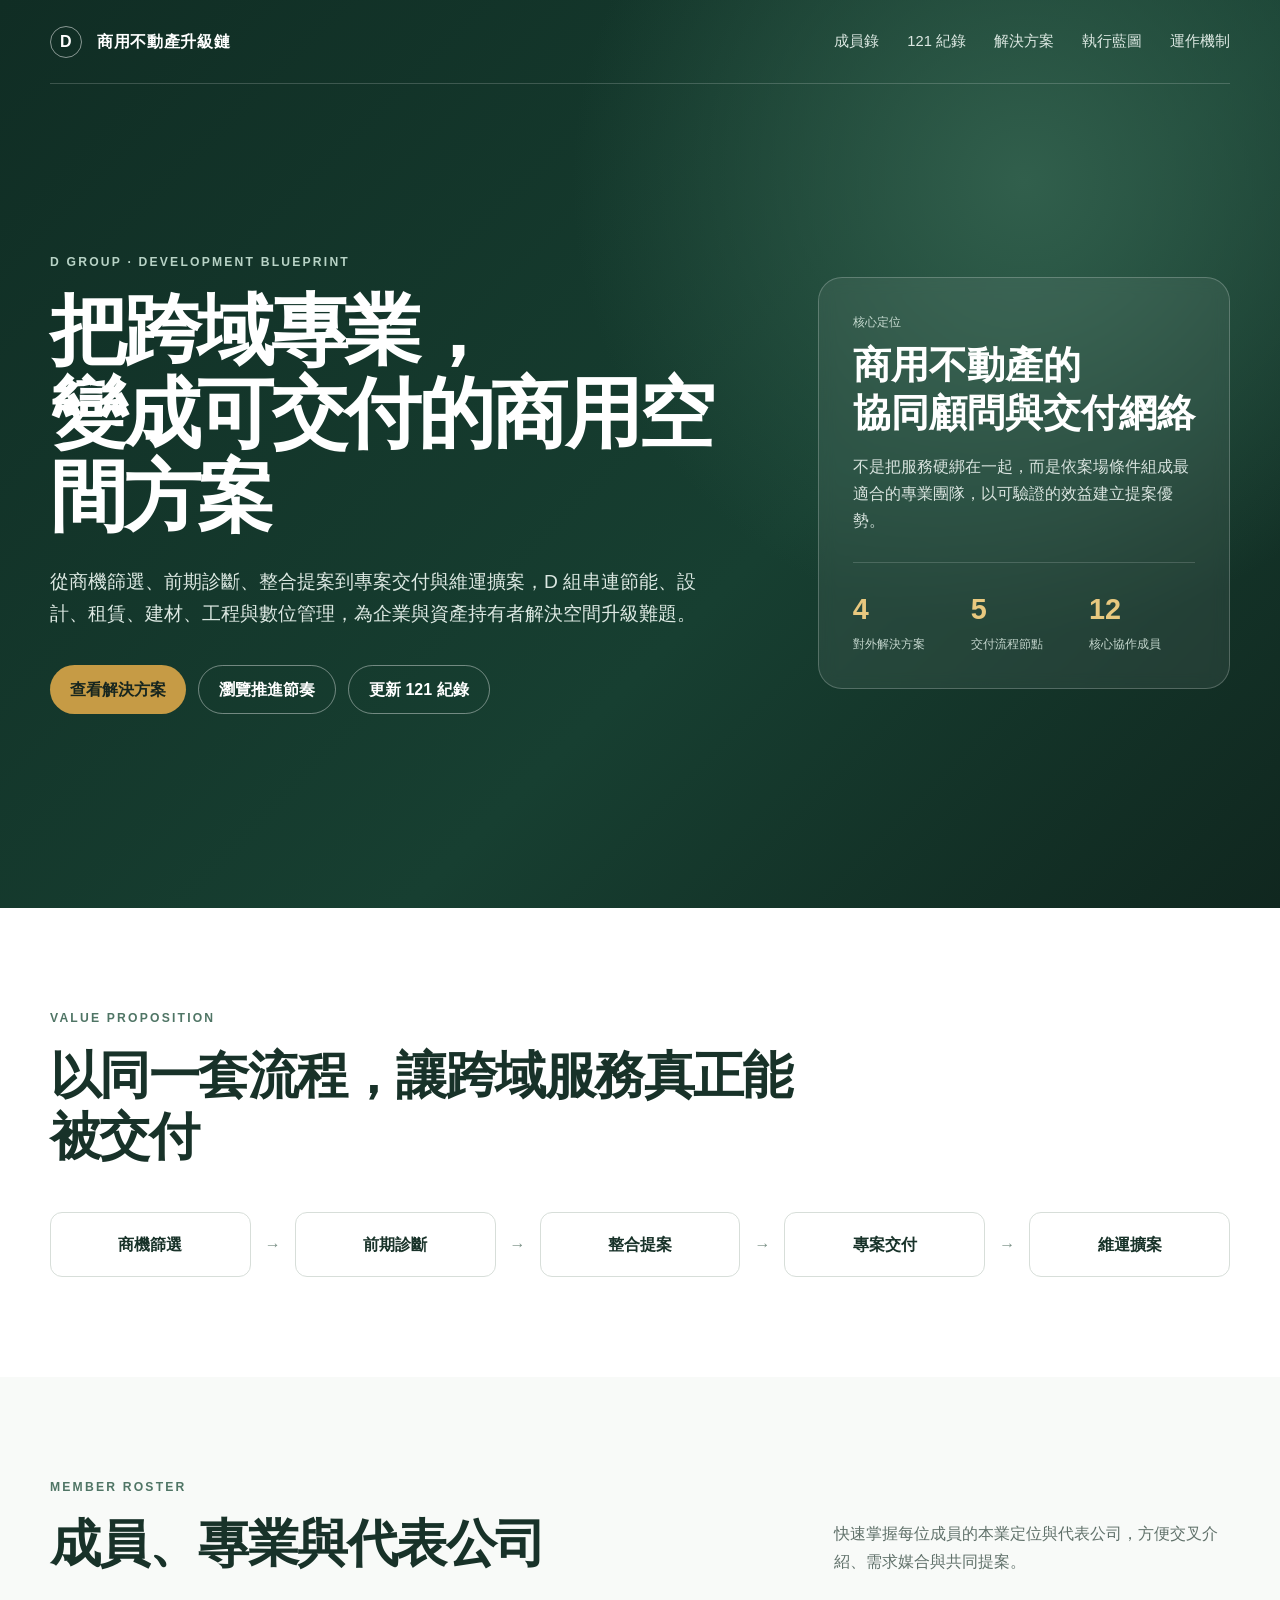
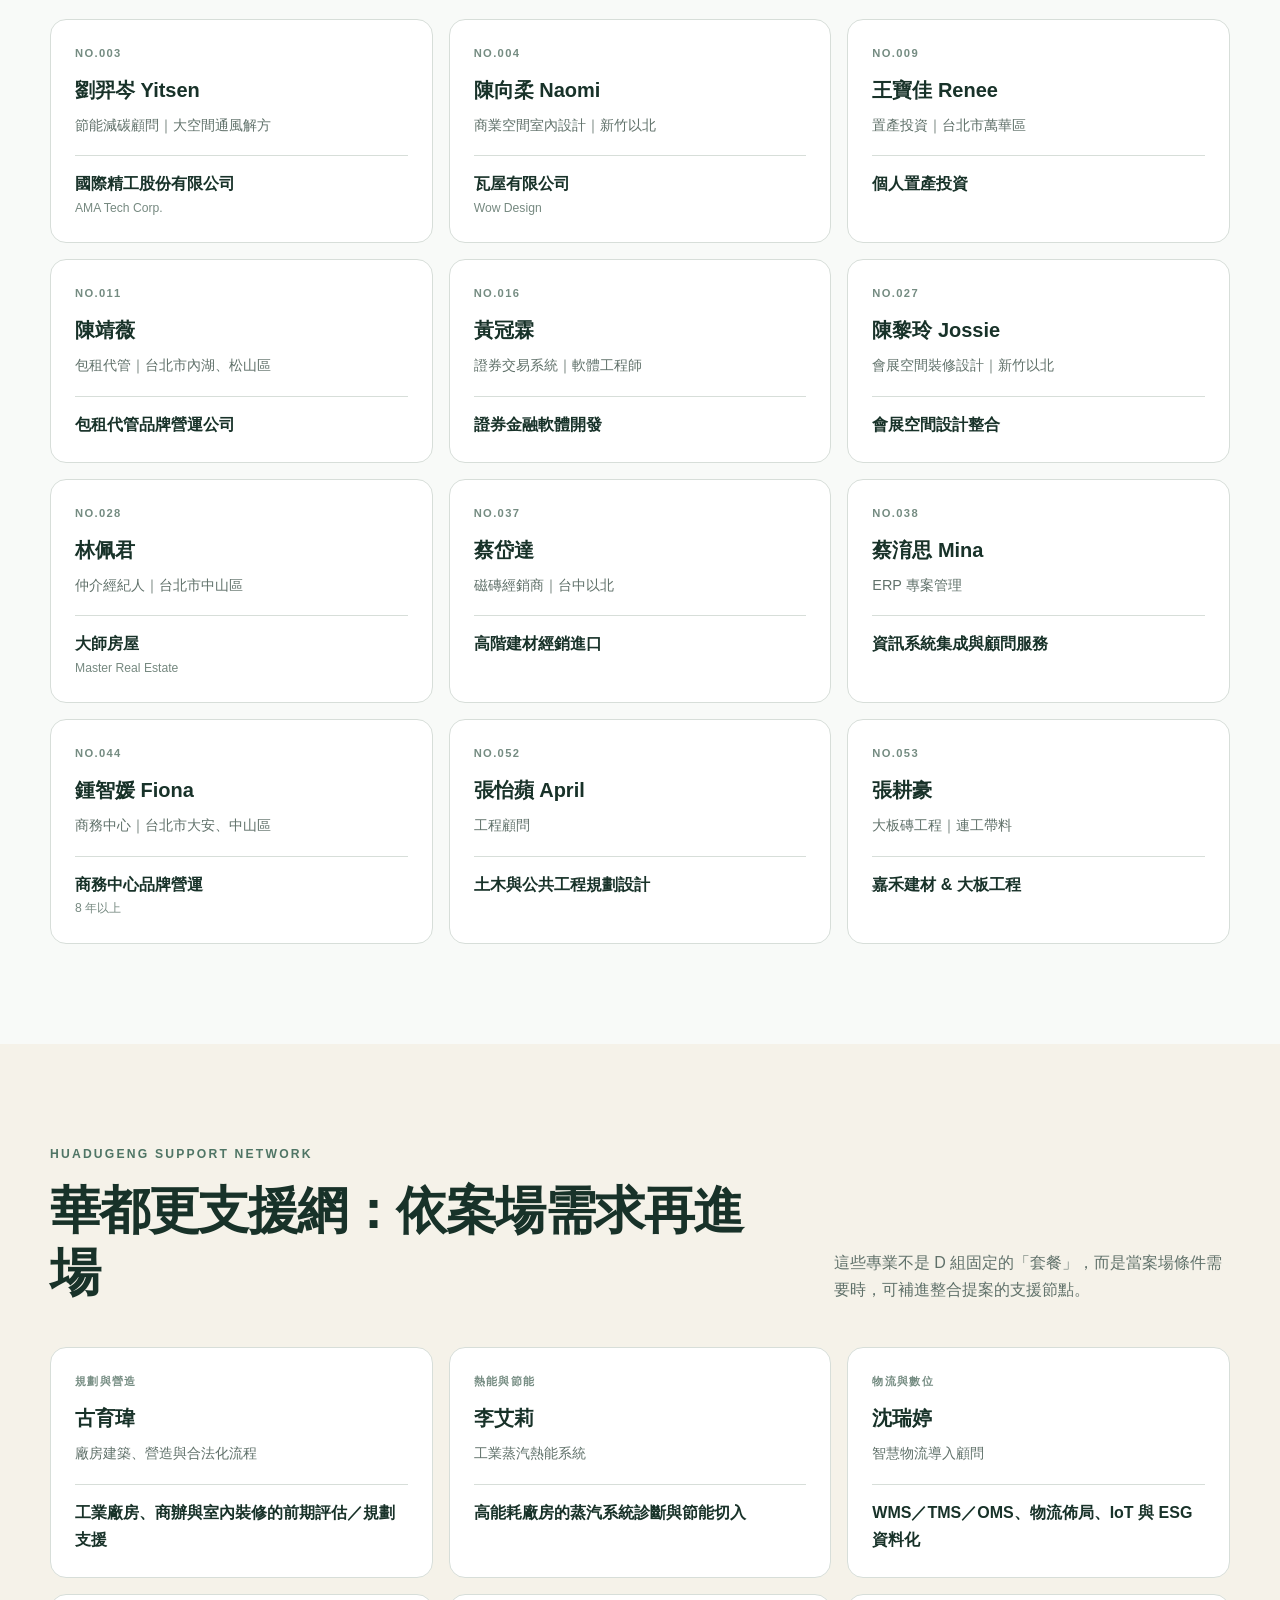
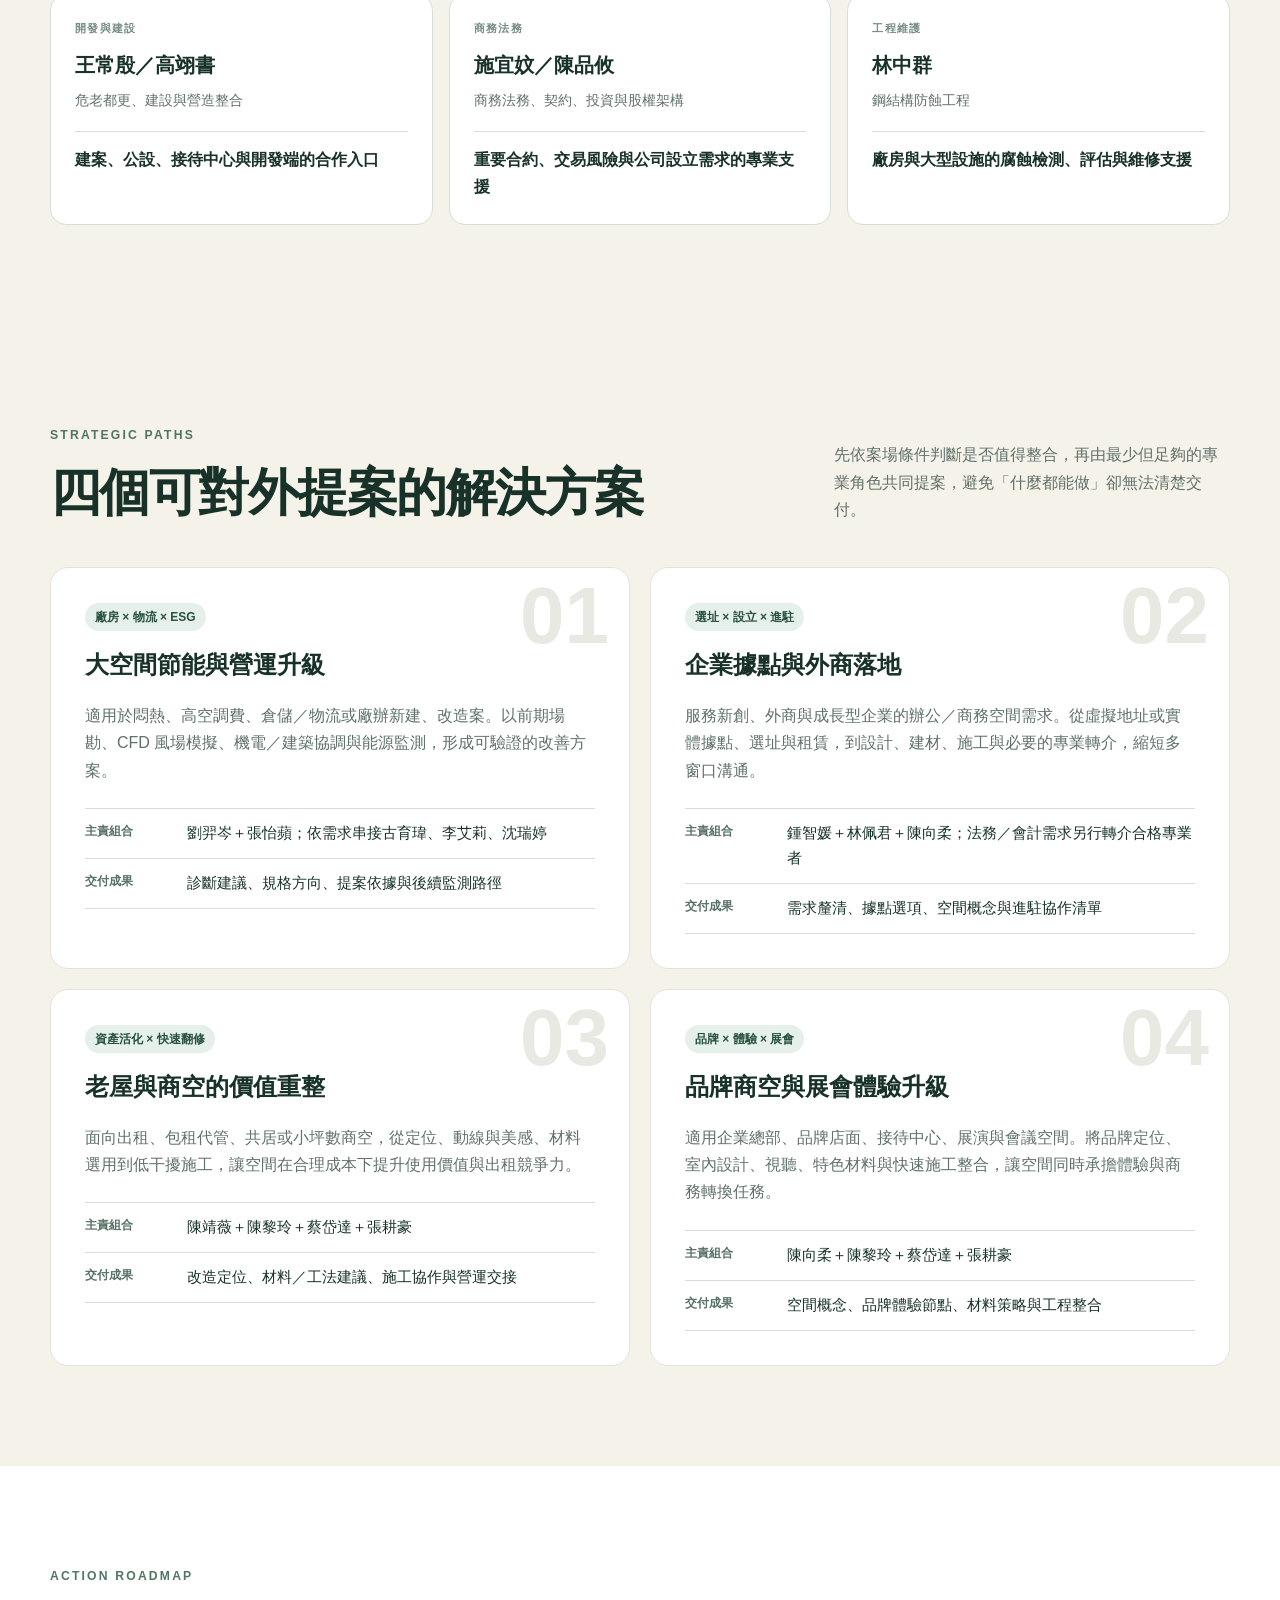
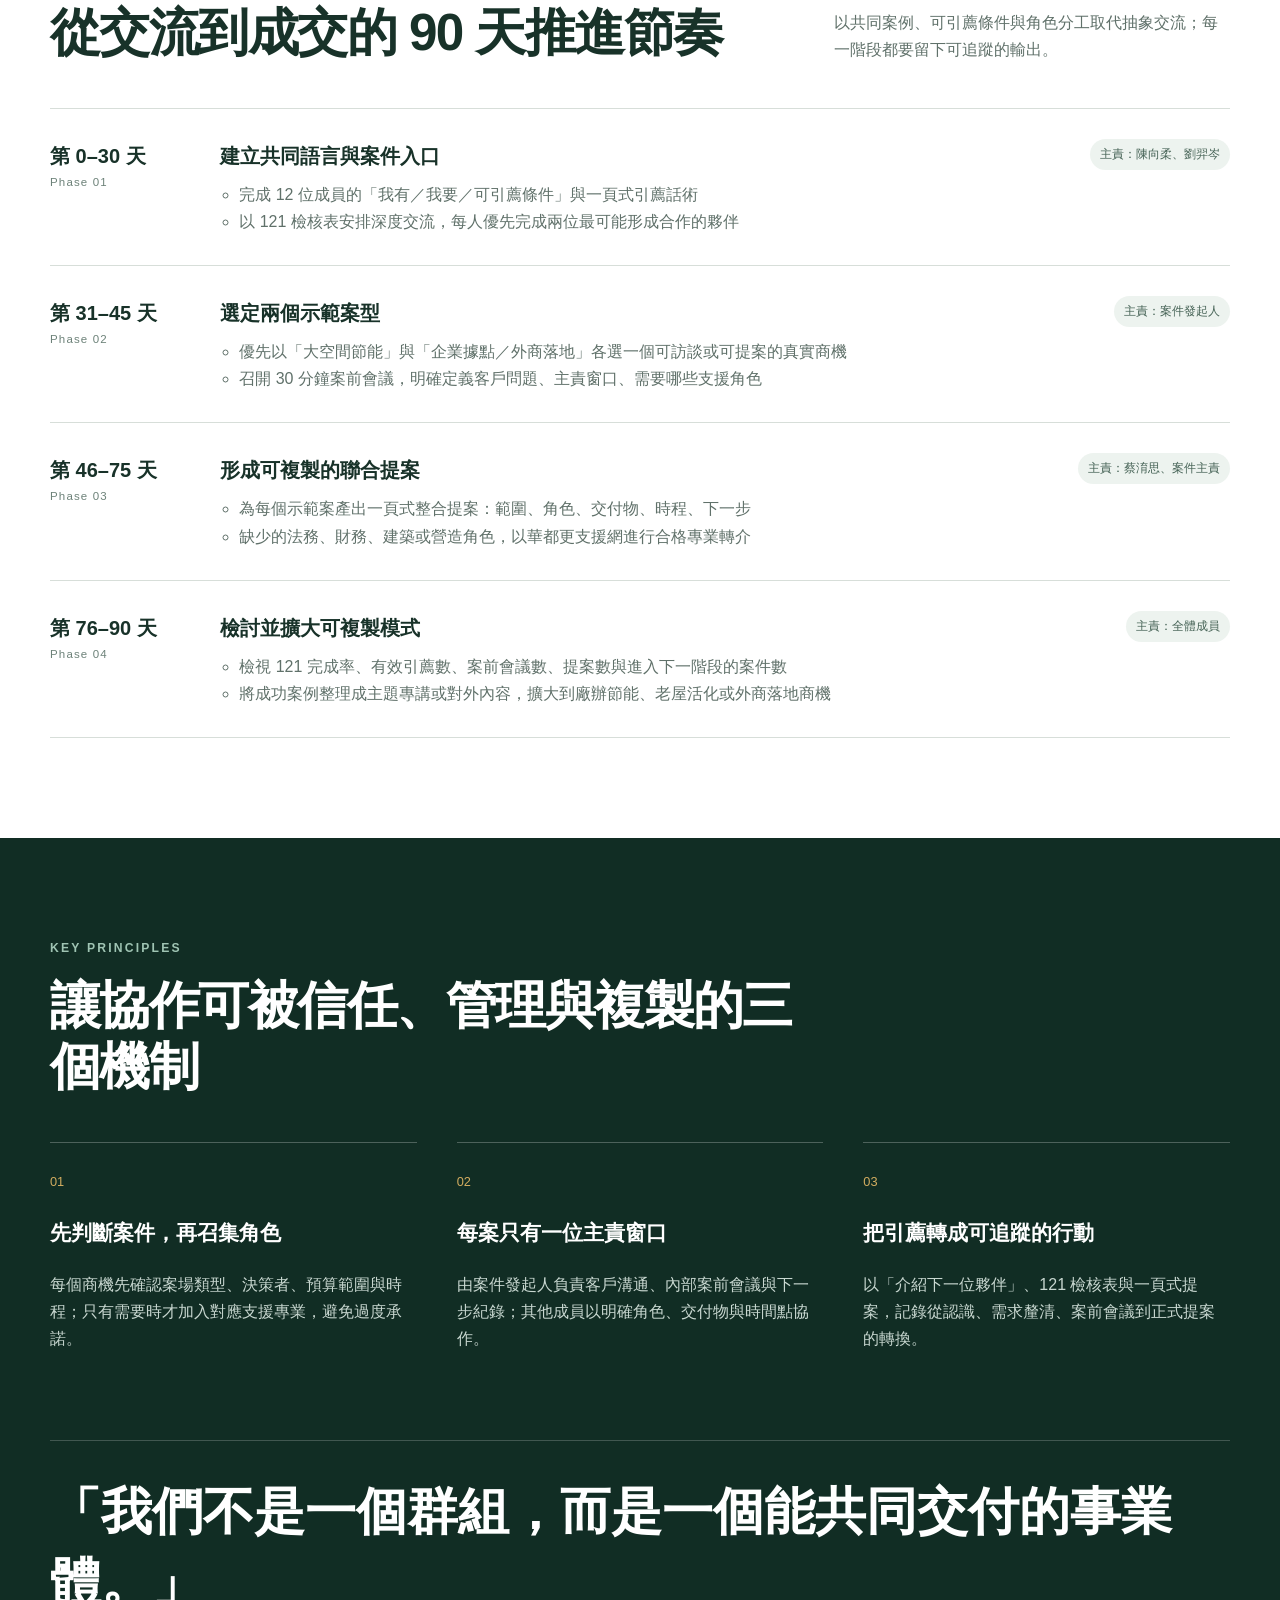
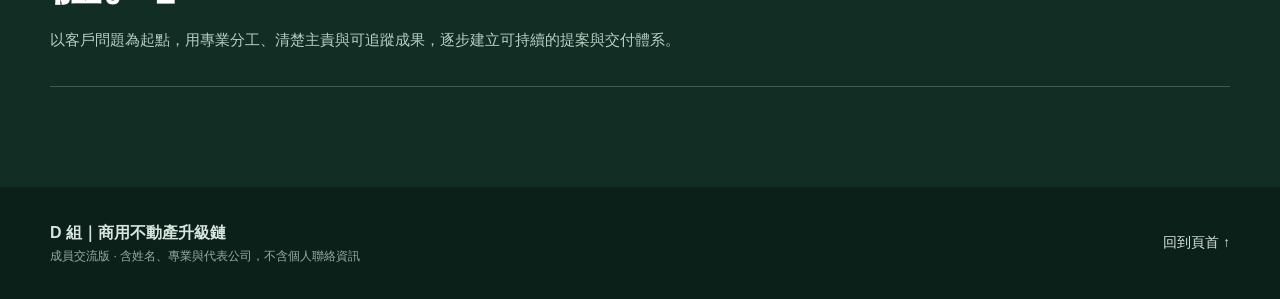
<file: index.html>
<!doctype html>
<html lang="zh-Hant">
<head>
  <meta charset="utf-8">
  <meta name="viewport" content="width=device-width, initial-scale=1, viewport-fit=cover">
  <meta name="color-scheme" content="light">
  <meta name="theme-color" content="#12372a">
  <meta name="referrer" content="no-referrer">
  <meta name="robots" content="noindex, nofollow, noarchive, nosnippet">
  <meta http-equiv="Content-Security-Policy" content="default-src 'none'; style-src 'self'; img-src 'self' data:; font-src 'self'; base-uri 'none'; form-action 'none'; object-src 'none'; upgrade-insecure-requests">
  <meta http-equiv="Permissions-Policy" content="camera=(), microphone=(), geolocation=(), payment=(), usb=(), interest-cohort=()">
  <meta name="description" content="D 組商用不動產升級鏈：以商機診斷、整合提案、專案交付與維運擴案，提供可執行的協同顧問服務。">
  <title>商用不動產升級鏈｜協同顧問方案</title>
  <link rel="stylesheet" href="assets/site.css">
  <link rel="stylesheet" href="assets/members.css">
</head>
<body>
  <a class="skip-link" href="#main">跳到主要內容</a>
  <header class="hero" id="top">
    <nav class="nav" aria-label="主要導覽">
      <a class="brand" href="#top" aria-label="回到頁首"><span>D</span> 商用不動產升級鏈</a>
      <div class="nav-links">
        <a href="#members">成員錄</a>
        <a href="121.html">121 紀錄</a>
        <a href="#strategy">解決方案</a>
        <a href="#roadmap">執行藍圖</a>
        <a href="#principles">運作機制</a>
      </div>
    </nav>

    <div class="hero-grid">
      <div>
        <p class="eyebrow">D GROUP · DEVELOPMENT BLUEPRINT</p>
        <h1>把跨域專業，<br>變成可交付的商用空間方案</h1>
        <p class="lead">從商機篩選、前期診斷、整合提案到專案交付與維運擴案，D 組串連節能、設計、租賃、建材、工程與數位管理，為企業與資產持有者解決空間升級難題。</p>
        <div class="hero-actions">
          <a class="button primary" href="#strategy">查看解決方案</a>
          <a class="button secondary" href="#roadmap">瀏覽推進節奏</a>
          <a class="button secondary" href="121.html">更新 121 紀錄</a>
        </div>
      </div>
      <aside class="position-card" aria-label="核心定位">
        <p class="card-label">核心定位</p>
        <h2>商用不動產的<br>協同顧問與交付網絡</h2>
        <p>不是把服務硬綁在一起，而是依案場條件組成最適合的專業團隊，以可驗證的效益建立提案優勢。</p>
        <div class="metric-row">
          <div><strong>4</strong><span>對外解決方案</span></div>
          <div><strong>5</strong><span>交付流程節點</span></div>
          <div><strong>12</strong><span>核心協作成員</span></div>
        </div>
      </aside>
    </div>
  </header>

  <main id="main">
    <section class="section intro" aria-labelledby="value-title">
      <div class="section-heading">
        <p class="eyebrow">VALUE PROPOSITION</p>
        <h2 id="value-title">以同一套流程，讓跨域服務真正能被交付</h2>
      </div>
      <div class="value-flow" aria-label="交付流程：商機篩選、前期診斷、整合提案、專案交付、維運擴案">
        <span>商機篩選</span><i aria-hidden="true">→</i>
        <span>前期診斷</span><i aria-hidden="true">→</i>
        <span>整合提案</span><i aria-hidden="true">→</i>
        <span>專案交付</span><i aria-hidden="true">→</i>
        <span>維運擴案</span>
      </div>
    </section>

    <section class="section members" id="members" aria-labelledby="members-title">
      <div class="section-heading split">
        <div><p class="eyebrow">MEMBER ROSTER</p><h2 id="members-title">成員、專業與代表公司</h2></div>
        <p>快速掌握每位成員的本業定位與代表公司，方便交叉介紹、需求媒合與共同提案。</p>
      </div>
      <div class="member-grid">
        <article><p class="member-no">NO.003</p><h3>劉羿岑 Yitsen</h3><p class="member-role">節能減碳顧問｜大空間通風解方</p><p class="company">國際精工股份有限公司 <span>AMA Tech Corp.</span></p></article>
        <article><p class="member-no">NO.004</p><h3>陳向柔 Naomi</h3><p class="member-role">商業空間室內設計｜新竹以北</p><p class="company">瓦屋有限公司 <span>Wow Design</span></p></article>
        <article><p class="member-no">NO.009</p><h3>王寶佳 Renee</h3><p class="member-role">置產投資｜台北市萬華區</p><p class="company">個人置產投資</p></article>
        <article><p class="member-no">NO.011</p><h3>陳靖薇</h3><p class="member-role">包租代管｜台北市內湖、松山區</p><p class="company">包租代管品牌營運公司</p></article>
        <article><p class="member-no">NO.016</p><h3>黃冠霖</h3><p class="member-role">證券交易系統｜軟體工程師</p><p class="company">證券金融軟體開發</p></article>
        <article><p class="member-no">NO.027</p><h3>陳黎玲 Jossie</h3><p class="member-role">會展空間裝修設計｜新竹以北</p><p class="company">會展空間設計整合</p></article>
        <article><p class="member-no">NO.028</p><h3>林佩君</h3><p class="member-role">仲介經紀人｜台北市中山區</p><p class="company">大師房屋 <span>Master Real Estate</span></p></article>
        <article><p class="member-no">NO.037</p><h3>蔡岱達</h3><p class="member-role">磁磚經銷商｜台中以北</p><p class="company">高階建材經銷進口</p></article>
        <article><p class="member-no">NO.038</p><h3>蔡淯思 Mina</h3><p class="member-role">ERP 專案管理</p><p class="company">資訊系統集成與顧問服務</p></article>
        <article><p class="member-no">NO.044</p><h3>鍾智媛 Fiona</h3><p class="member-role">商務中心｜台北市大安、中山區</p><p class="company">商務中心品牌營運 <span>8 年以上</span></p></article>
        <article><p class="member-no">NO.052</p><h3>張怡蘋 April</h3><p class="member-role">工程顧問</p><p class="company">土木與公共工程規劃設計</p></article>
        <article><p class="member-no">NO.053</p><h3>張耕豪</h3><p class="member-role">大板磚工程｜連工帶料</p><p class="company">嘉禾建材 &amp; 大板工程</p></article>
      </div>
    </section>

    <section class="section muted" aria-labelledby="support-title">
      <div class="section-heading split">
        <div><p class="eyebrow">HUADUGENG SUPPORT NETWORK</p><h2 id="support-title">華都更支援網：依案場需求再進場</h2></div>
        <p>這些專業不是 D 組固定的「套餐」，而是當案場條件需要時，可補進整合提案的支援節點。</p>
      </div>
      <div class="member-grid">
        <article><p class="member-no">規劃與營造</p><h3>古育瑋</h3><p class="member-role">廠房建築、營造與合法化流程</p><p class="company">工業廠房、商辦與室內裝修的前期評估／規劃支援</p></article>
        <article><p class="member-no">熱能與節能</p><h3>李艾莉</h3><p class="member-role">工業蒸汽熱能系統</p><p class="company">高能耗廠房的蒸汽系統診斷與節能切入</p></article>
        <article><p class="member-no">物流與數位</p><h3>沈瑞婷</h3><p class="member-role">智慧物流導入顧問</p><p class="company">WMS／TMS／OMS、物流佈局、IoT 與 ESG 資料化</p></article>
        <article><p class="member-no">開發與建設</p><h3>王常殷／高翊書</h3><p class="member-role">危老都更、建設與營造整合</p><p class="company">建案、公設、接待中心與開發端的合作入口</p></article>
        <article><p class="member-no">商務法務</p><h3>施宜妏／陳品攸</h3><p class="member-role">商務法務、契約、投資與股權架構</p><p class="company">重要合約、交易風險與公司設立需求的專業支援</p></article>
        <article><p class="member-no">工程維護</p><h3>林中群</h3><p class="member-role">鋼結構防蝕工程</p><p class="company">廠房與大型設施的腐蝕檢測、評估與維修支援</p></article>
      </div>
    </section>

    <section class="section muted" id="strategy" aria-labelledby="strategy-title">
      <div class="section-heading split">
        <div>
          <p class="eyebrow">STRATEGIC PATHS</p>
          <h2 id="strategy-title">四個可對外提案的解決方案</h2>
        </div>
        <p>先依案場條件判斷是否值得整合，再由最少但足夠的專業角色共同提案，避免「什麼都能做」卻無法清楚交付。</p>
      </div>

      <div class="strategy-grid">
        <article class="strategy-card">
          <div class="number">01</div>
          <p class="tag">廠房 × 物流 × ESG</p>
          <h3>大空間節能與營運升級</h3>
          <p>適用於悶熱、高空調費、倉儲／物流或廠辦新建、改造案。以前期場勘、CFD 風場模擬、機電／建築協調與能源監測，形成可驗證的改善方案。</p>
          <dl><div><dt>主責組合</dt><dd>劉羿岑＋張怡蘋；依需求串接古育瑋、李艾莉、沈瑞婷</dd></div><div><dt>交付成果</dt><dd>診斷建議、規格方向、提案依據與後續監測路徑</dd></div></dl>
        </article>

        <article class="strategy-card">
          <div class="number">02</div>
          <p class="tag">選址 × 設立 × 進駐</p>
          <h3>企業據點與外商落地</h3>
          <p>服務新創、外商與成長型企業的辦公／商務空間需求。從虛擬地址或實體據點、選址與租賃，到設計、建材、施工與必要的專業轉介，縮短多窗口溝通。</p>
          <dl><div><dt>主責組合</dt><dd>鍾智媛＋林佩君＋陳向柔；法務／會計需求另行轉介合格專業者</dd></div><div><dt>交付成果</dt><dd>需求釐清、據點選項、空間概念與進駐協作清單</dd></div></dl>
        </article>

        <article class="strategy-card">
          <div class="number">03</div>
          <p class="tag">資產活化 × 快速翻修</p>
          <h3>老屋與商空的價值重整</h3>
          <p>面向出租、包租代管、共居或小坪數商空，從定位、動線與美感、材料選用到低干擾施工，讓空間在合理成本下提升使用價值與出租競爭力。</p>
          <dl><div><dt>主責組合</dt><dd>陳靖薇＋陳黎玲＋蔡岱達＋張耕豪</dd></div><div><dt>交付成果</dt><dd>改造定位、材料／工法建議、施工協作與營運交接</dd></div></dl>
        </article>

        <article class="strategy-card">
          <div class="number">04</div>
          <p class="tag">品牌 × 體驗 × 展會</p>
          <h3>品牌商空與展會體驗升級</h3>
          <p>適用企業總部、品牌店面、接待中心、展演與會議空間。將品牌定位、室內設計、視聽、特色材料與快速施工整合，讓空間同時承擔體驗與商務轉換任務。</p>
          <dl><div><dt>主責組合</dt><dd>陳向柔＋陳黎玲＋蔡岱達＋張耕豪</dd></div><div><dt>交付成果</dt><dd>空間概念、品牌體驗節點、材料策略與工程整合</dd></div></dl>
        </article>
      </div>
    </section>

    <section class="section" id="roadmap" aria-labelledby="roadmap-title">
      <div class="section-heading split">
        <div>
          <p class="eyebrow">ACTION ROADMAP</p>
          <h2 id="roadmap-title">從交流到成交的 90 天推進節奏</h2>
        </div>
        <p>以共同案例、可引薦條件與角色分工取代抽象交流；每一階段都要留下可追蹤的輸出。</p>
      </div>

      <ol class="timeline">
        <li>
          <div class="time"><strong>第 0–30 天</strong><span>Phase 01</span></div>
          <div class="timeline-body"><h3>建立共同語言與案件入口</h3><ul><li>完成 12 位成員的「我有／我要／可引薦條件」與一頁式引薦話術</li><li>以 121 檢核表安排深度交流，每人優先完成兩位最可能形成合作的夥伴</li></ul></div>
          <span class="owner">主責：陳向柔、劉羿岑</span>
        </li>
        <li>
          <div class="time"><strong>第 31–45 天</strong><span>Phase 02</span></div>
          <div class="timeline-body"><h3>選定兩個示範案型</h3><ul><li>優先以「大空間節能」與「企業據點／外商落地」各選一個可訪談或可提案的真實商機</li><li>召開 30 分鐘案前會議，明確定義客戶問題、主責窗口、需要哪些支援角色</li></ul></div>
          <span class="owner">主責：案件發起人</span>
        </li>
        <li>
          <div class="time"><strong>第 46–75 天</strong><span>Phase 03</span></div>
          <div class="timeline-body"><h3>形成可複製的聯合提案</h3><ul><li>為每個示範案產出一頁式整合提案：範圍、角色、交付物、時程、下一步</li><li>缺少的法務、財務、建築或營造角色，以華都更支援網進行合格專業轉介</li></ul></div>
          <span class="owner">主責：蔡淯思、案件主責</span>
        </li>
        <li>
          <div class="time"><strong>第 76–90 天</strong><span>Phase 04</span></div>
          <div class="timeline-body"><h3>檢討並擴大可複製模式</h3><ul><li>檢視 121 完成率、有效引薦數、案前會議數、提案數與進入下一階段的案件數</li><li>將成功案例整理成主題專講或對外內容，擴大到廠辦節能、老屋活化或外商落地商機</li></ul></div>
          <span class="owner">主責：全體成員</span>
        </li>
      </ol>
    </section>

    <section class="section dark" id="principles" aria-labelledby="principles-title">
      <div class="section-heading">
        <p class="eyebrow">KEY PRINCIPLES</p>
        <h2 id="principles-title">讓協作可被信任、管理與複製的三個機制</h2>
      </div>
      <div class="principle-grid">
        <article><span>01</span><h3>先判斷案件，再召集角色</h3><p>每個商機先確認案場類型、決策者、預算範圍與時程；只有需要時才加入對應支援專業，避免過度承諾。</p></article>
        <article><span>02</span><h3>每案只有一位主責窗口</h3><p>由案件發起人負責客戶溝通、內部案前會議與下一步紀錄；其他成員以明確角色、交付物與時間點協作。</p></article>
        <article><span>03</span><h3>把引薦轉成可追蹤的行動</h3><p>以「介紹下一位夥伴」、121 檢核表與一頁式提案，記錄從認識、需求釐清、案前會議到正式提案的轉換。</p></article>
      </div>
      <blockquote>「我們不是一個群組，而是一個能共同交付的事業體。」<small>以客戶問題為起點，用專業分工、清楚主責與可追蹤成果，逐步建立可持續的提案與交付體系。</small></blockquote>
    </section>
  </main>

  <footer>
    <p><strong>D 組｜商用不動產升級鏈</strong><span>成員交流版 · 含姓名、專業與代表公司，不含個人聯絡資訊</span></p>
    <a href="#top">回到頁首 ↑</a>
  </footer>
</body>
</html>
</file>
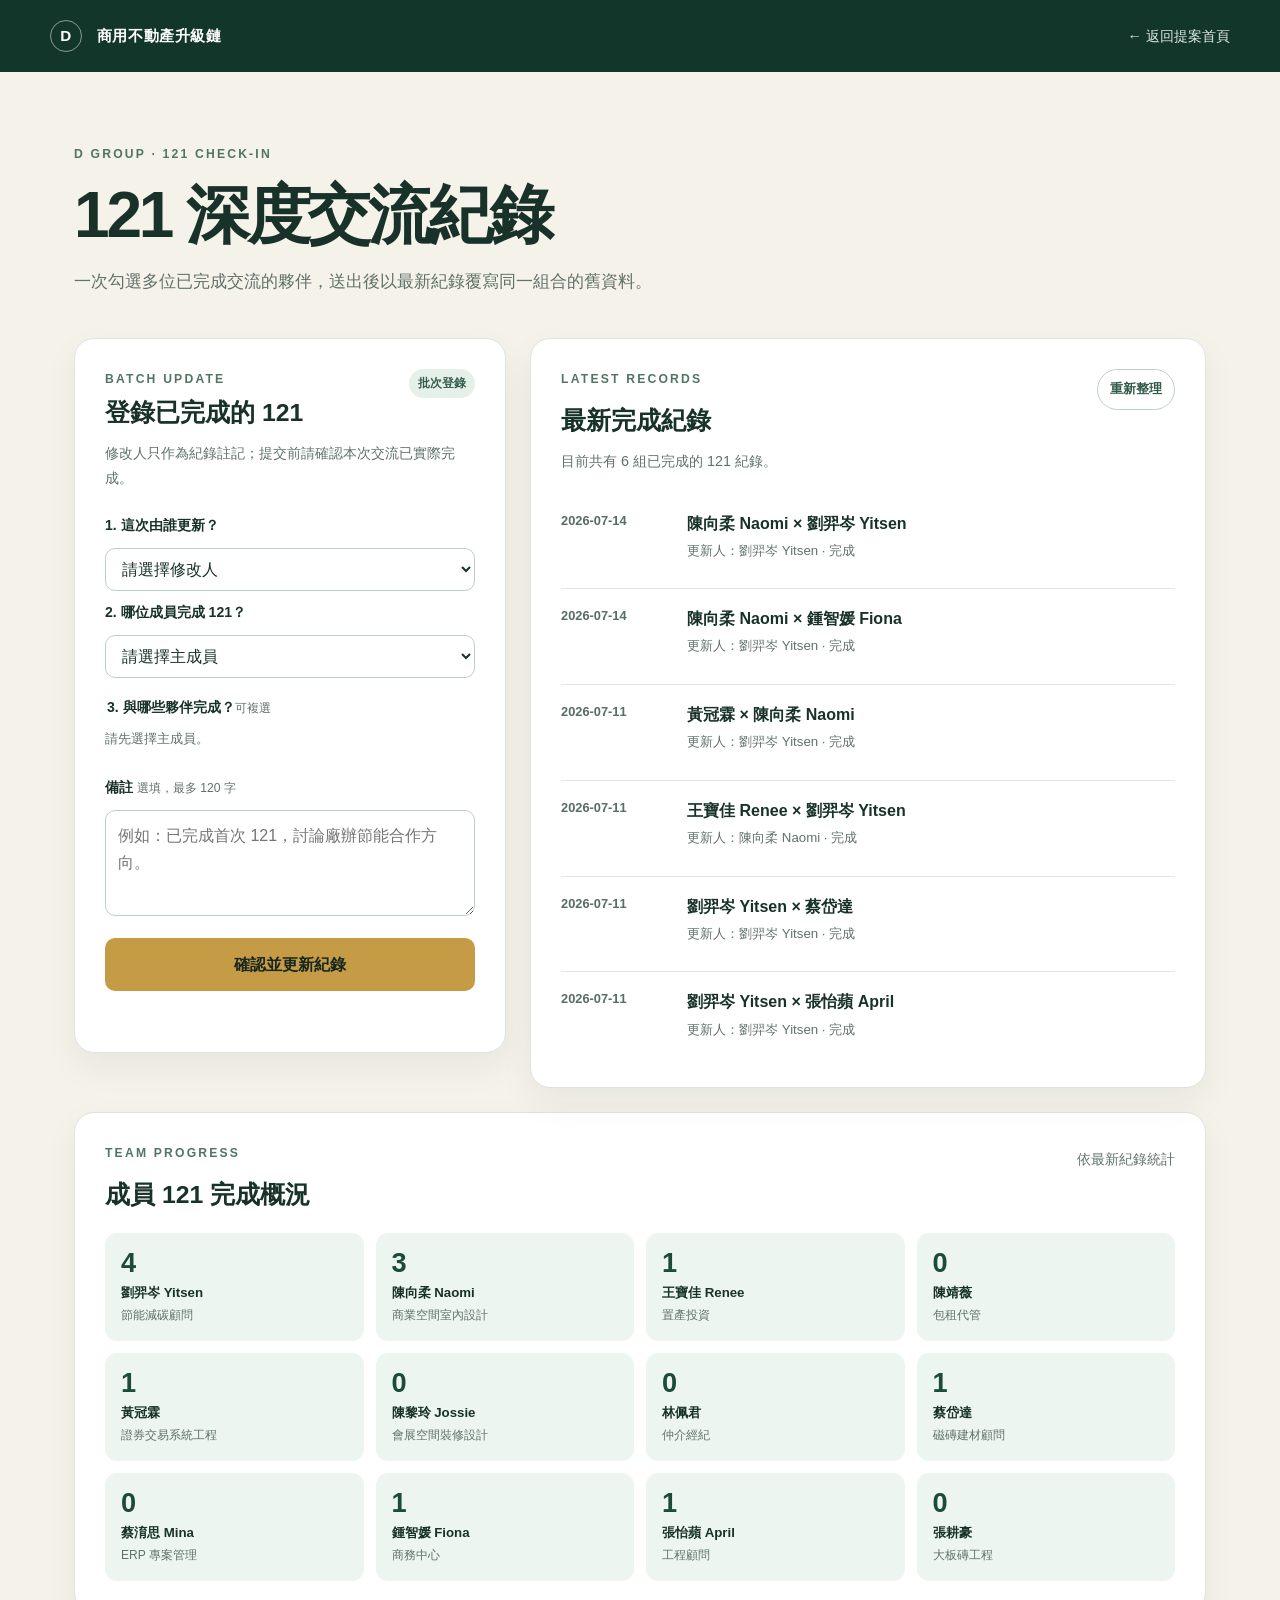
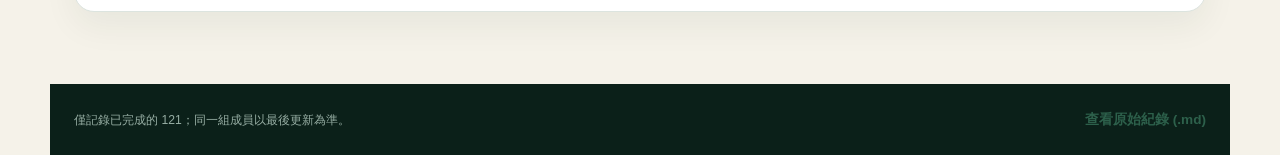
<file: 121.html>
<!doctype html>
<html lang="zh-Hant">
<head>
  <meta charset="utf-8">
  <meta name="viewport" content="width=device-width, initial-scale=1, viewport-fit=cover">
  <meta name="theme-color" content="#12372a">
  <meta name="referrer" content="no-referrer">
  <meta name="robots" content="noindex, nofollow, noarchive, nosnippet">
  <meta http-equiv="Content-Security-Policy" content="default-src 'none'; script-src 'self' https://challenges.cloudflare.com; style-src 'self'; connect-src 'self' https://*.workers.dev https://challenges.cloudflare.com; frame-src https://challenges.cloudflare.com; img-src 'self' data:; font-src 'self'; base-uri 'none'; form-action 'none'; object-src 'none'; upgrade-insecure-requests">
  <meta http-equiv="Permissions-Policy" content="camera=(), microphone=(), geolocation=(), payment=(), usb=(), interest-cohort=()">
  <meta name="description" content="D 組 121 深度交流完成紀錄。">
  <title>D 組 121 互動紀錄</title>
  <link rel="stylesheet" href="assets/site.css">
  <link rel="stylesheet" href="assets/121.css">
</head>
<body class="record-page">
  <a class="skip-link" href="#main">跳到主要內容</a>
  <header class="record-header">
    <a class="brand record-brand" href="index.html"><span>D</span> 商用不動產升級鏈</a>
    <a class="back-link" href="index.html">← 返回提案首頁</a>
  </header>

  <main id="main" class="record-main">
    <section class="record-intro">
      <p class="eyebrow">D GROUP · 121 CHECK-IN</p>
      <h1>121 深度交流紀錄</h1>
      <p>一次勾選多位已完成交流的夥伴，送出後以最新紀錄覆寫同一組合的舊資料。</p>
    </section>

    <section class="record-layout" aria-label="121 紀錄與填寫表單">
      <aside class="record-form-card">
        <div class="card-topline"><p class="eyebrow">BATCH UPDATE</p><span class="step">批次登錄</span></div>
        <h2>登錄已完成的 121</h2>
        <p class="form-note">修改人只作為紀錄註記；提交前請確認本次交流已實際完成。</p>
        <form id="record-form">
          <label for="editor">1. 這次由誰更新？</label>
          <select id="editor" name="editor" required><option value="">請選擇修改人</option></select>

          <label for="primary-member">2. 哪位成員完成 121？</label>
          <select id="primary-member" name="primaryMember" required><option value="">請選擇主成員</option></select>

          <fieldset id="partner-fieldset" disabled>
            <legend>3. 與哪些夥伴完成？<span>可複選</span></legend>
            <p class="selection-hint">請先選擇主成員。</p>
            <div id="partner-list" class="partner-list" aria-live="polite"></div>
          </fieldset>

          <label for="note">備註 <span>選填，最多 120 字</span></label>
          <textarea id="note" name="note" maxlength="120" rows="3" placeholder="例如：已完成首次 121，討論廠辦節能合作方向。"></textarea>
          <input id="website" name="website" class="honeypot" tabindex="-1" autocomplete="off" aria-hidden="true">
          <div id="turnstile-box" class="turnstile-box" aria-label="人機驗證"></div>
          <button id="submit-record" class="record-submit" type="submit">確認並更新紀錄</button>
          <p id="form-status" class="form-status" role="status"></p>
        </form>
      </aside>

      <section class="records-panel" aria-labelledby="latest-title">
        <div class="records-heading"><div><p class="eyebrow">LATEST RECORDS</p><h2 id="latest-title">最新完成紀錄</h2></div><button id="refresh-records" class="refresh-button" type="button">重新整理</button></div>
        <p id="record-summary" class="record-summary">正在讀取紀錄…</p>
        <div id="record-list" class="record-list" aria-live="polite"></div>
      </section>
    </section>

    <section class="member-progress" aria-labelledby="progress-title">
      <div class="records-heading"><div><p class="eyebrow">TEAM PROGRESS</p><h2 id="progress-title">成員 121 完成概況</h2></div><p>依最新紀錄統計</p></div>
      <div id="progress-grid" class="progress-grid"></div>
    </section>
  </main>

  <dialog id="confirm-dialog" class="confirm-dialog">
    <form method="dialog">
      <p class="eyebrow">FINAL CHECK</p><h2>確認批次更新</h2>
      <p id="confirm-text"></p>
      <div class="dialog-actions"><button value="cancel" class="dialog-cancel">返回檢查</button><button id="confirm-submit" value="confirm" class="record-submit">確認送出</button></div>
    </form>
  </dialog>

  <footer class="record-footer"><span>僅記錄已完成的 121；同一組成員以最後更新為準。</span><a href="data/121-log.md" target="_blank" rel="noopener">查看原始紀錄 (.md)</a></footer>
  <script src="assets/121-config.js"></script>
  <script src="assets/121.js"></script>
</body>
</html>
</file>
<file: assets/site.css>
:root{--ink:#183229;--green:#12372a;--mint:#dfece5;--cream:#f5f2e9;--gold:#c69b45;--line:#d7ded9;--muted:#60716a;--white:#fff;--max:1180px}*{box-sizing:border-box}html{scroll-behavior:smooth}body{margin:0;color:var(--ink);background:#fff;font-family:-apple-system,BlinkMacSystemFont,"Segoe UI","Noto Sans TC","PingFang TC","Microsoft JhengHei",sans-serif;line-height:1.7}a{color:inherit}.skip-link{position:absolute;left:-9999px;top:8px;background:#fff;padding:8px 14px;z-index:10}.skip-link:focus{left:8px}.hero{min-height:92vh;color:#fff;background:radial-gradient(circle at 80% 20%,#315f4c 0,transparent 36%),linear-gradient(135deg,#102d24,#173f31 60%,#10271f);padding:0 max(24px,calc((100vw - var(--max))/2)) 80px}.nav{height:84px;display:flex;align-items:center;justify-content:space-between;border-bottom:1px solid rgba(255,255,255,.18)}.brand{text-decoration:none;font-weight:700;letter-spacing:.04em}.brand span{display:inline-grid;place-items:center;width:32px;height:32px;margin-right:10px;border:1px solid rgba(255,255,255,.5);border-radius:50%}.nav-links{display:flex;gap:28px}.nav-links a{text-decoration:none;color:#dce8e2;font-size:.92rem}.nav-links a:hover,.nav-links a:focus{color:#fff}.hero-grid{display:grid;grid-template-columns:1.35fr .8fr;gap:72px;align-items:center;min-height:calc(92vh - 84px);padding-top:54px}.eyebrow{margin:0 0 16px;color:#b8d3c6;font-size:.76rem;font-weight:800;letter-spacing:.18em}.hero h1{max-width:760px;margin:0;font-size:clamp(2.65rem,6vw,5.4rem);line-height:1.08;letter-spacing:-.045em}.lead{max-width:680px;margin:28px 0 0;color:#dce8e2;font-size:clamp(1rem,1.8vw,1.2rem)}.hero-actions{display:flex;gap:12px;flex-wrap:wrap;margin-top:34px}.button{display:inline-flex;min-height:48px;align-items:center;padding:10px 20px;border-radius:999px;text-decoration:none;font-weight:700}.button.primary{background:var(--gold);color:#17261f}.button.secondary{border:1px solid rgba(255,255,255,.4)}.position-card{padding:34px;border:1px solid rgba(255,255,255,.22);border-radius:24px;background:rgba(255,255,255,.07);backdrop-filter:blur(8px)}.card-label{margin:0;color:#c8dcd2;font-size:.78rem}.position-card h2{margin:8px 0 12px;font-size:clamp(1.7rem,3vw,2.5rem);line-height:1.25}.position-card>p:not(.card-label){color:#d9e4df}.metric-row{display:grid;grid-template-columns:repeat(3,1fr);gap:12px;margin-top:28px;padding-top:22px;border-top:1px solid rgba(255,255,255,.16)}.metric-row div{display:flex;flex-direction:column}.metric-row strong{font-size:1.8rem;color:#e8c87f}.metric-row span{font-size:.74rem;color:#c5d7ce}.section{padding:100px max(24px,calc((100vw - var(--max))/2))}.section.muted{background:var(--cream)}.section-heading{margin-bottom:44px}.section-heading h2{max-width:760px;margin:0;font-size:clamp(2rem,4vw,3.4rem);line-height:1.2;letter-spacing:-.03em}.section-heading .eyebrow{color:#4f7565}.section-heading.split{display:grid;grid-template-columns:1.3fr .7fr;gap:48px;align-items:end}.section-heading.split>p{margin:0;color:var(--muted)}.value-flow{display:flex;align-items:center;justify-content:space-between;gap:14px}.value-flow span{flex:1;padding:18px 14px;text-align:center;border:1px solid var(--line);border-radius:12px;font-weight:700}.value-flow i{font-style:normal;color:#7c9288}.strategy-grid{display:grid;grid-template-columns:repeat(2,1fr);gap:20px}.strategy-card{position:relative;overflow:hidden;padding:34px;background:#fff;border:1px solid #e4e2da;border-radius:18px}.strategy-card .number{position:absolute;right:20px;top:8px;color:#e9e9e3;font-size:5rem;font-weight:800;line-height:1}.tag{display:inline-block;margin:0 0 14px;padding:4px 10px;color:#285240;background:#e6f0ea;border-radius:999px;font-size:.75rem;font-weight:800}.strategy-card h3{position:relative;margin:0 0 12px;font-size:1.5rem}.strategy-card>p:not(.tag){position:relative;color:var(--muted)}dl{margin:24px 0 0;border-top:1px solid var(--line)}dl div{display:grid;grid-template-columns:90px 1fr;gap:12px;padding:12px 0;border-bottom:1px solid var(--line)}dt{font-size:.78rem;font-weight:800;color:#587166}dd{margin:0;font-size:.92rem}.timeline{list-style:none;margin:0;padding:0;border-top:1px solid var(--line)}.timeline>li{display:grid;grid-template-columns:140px 1fr 180px;gap:30px;padding:30px 0;border-bottom:1px solid var(--line)}.time{display:flex;flex-direction:column}.time strong{font-size:1.25rem}.time span{color:#6d8279;font-size:.72rem;letter-spacing:.1em}.timeline h3{margin:0 0 8px;font-size:1.25rem}.timeline ul{margin:0;padding-left:1.2em;color:var(--muted)}.owner{justify-self:end;align-self:start;padding:5px 10px;border-radius:999px;background:#edf3ef;color:#456255;font-size:.77rem}.dark{color:#fff;background:#112d24}.dark .eyebrow{color:#9fc4b3}.principle-grid{display:grid;grid-template-columns:repeat(3,1fr);gap:40px}.principle-grid article{border-top:1px solid rgba(255,255,255,.25);padding-top:24px}.principle-grid span{color:#d3ad60;font-size:.8rem}.principle-grid h3{font-size:1.3rem}.principle-grid p{color:#c8d7d0}blockquote{margin:72px 0 0;padding:36px 0;border-top:1px solid rgba(255,255,255,.2);border-bottom:1px solid rgba(255,255,255,.2);font-size:clamp(1.7rem,4vw,3.2rem);line-height:1.35;font-weight:700}blockquote small{display:block;margin-top:14px;color:#b9cec4;font-size:.95rem;font-weight:400}footer{display:flex;align-items:center;justify-content:space-between;gap:20px;padding:32px max(24px,calc((100vw - var(--max))/2));background:#0b2019;color:#d8e5df}footer p{display:flex;flex-direction:column;margin:0}footer span{font-size:.76rem;color:#96ada3}footer a{text-decoration:none;font-size:.85rem}@media(max-width:820px){.hero{min-height:auto;padding-bottom:64px}.nav-links{display:none}.hero-grid{grid-template-columns:1fr;gap:40px;min-height:auto;padding-top:64px}.position-card{padding:26px}.section{padding-top:72px;padding-bottom:72px}.section-heading.split{grid-template-columns:1fr;gap:20px}.value-flow{display:grid;grid-template-columns:1fr}.value-flow i{display:none}.strategy-grid{grid-template-columns:1fr}.timeline>li{grid-template-columns:92px 1fr;gap:18px}.owner{grid-column:2;justify-self:start}.principle-grid{grid-template-columns:1fr;gap:28px}}@media(max-width:520px){.hero{padding-left:20px;padding-right:20px}.nav{height:70px}.brand{font-size:.9rem}.hero h1{font-size:2.65rem}.hero-actions{flex-direction:column}.button{justify-content:center}.metric-row{gap:8px}.metric-row strong{font-size:1.5rem}.section{padding:64px 20px}.strategy-card{padding:26px 22px}.timeline>li{grid-template-columns:1fr}.owner{grid-column:1}.time{flex-direction:row;gap:12px;align-items:baseline}.principle-grid{gap:18px}footer{align-items:flex-start;flex-direction:column}}@media(prefers-reduced-motion:reduce){html{scroll-behavior:auto}}@media print{.nav,.hero-actions,footer a{display:none}.hero{min-height:auto;background:#fff;color:#111;padding-bottom:40px}.lead,.position-card>p:not(.card-label){color:#333}.position-card{border:1px solid #bbb}.section{padding-top:40px;padding-bottom:40px}.dark{background:#fff;color:#111}.dark p,.dark .eyebrow,blockquote small{color:#333}.strategy-card{break-inside:avoid}}
</file>
<file: assets/members.css>
.members{background:#f8faf8}.member-grid{display:grid;grid-template-columns:repeat(3,1fr);gap:16px}.member-grid article{padding:24px;border:1px solid var(--line);border-radius:16px;background:#fff}.member-no{margin:0 0 10px;color:#758c82;font-size:.7rem;font-weight:800;letter-spacing:.12em}.member-grid h3{margin:0;font-size:1.25rem}.member-role{margin:6px 0 18px;color:var(--muted);font-size:.9rem}.company{margin:0;padding-top:14px;border-top:1px solid var(--line);font-weight:750}.company span{display:block;color:#768980;font-size:.76rem;font-weight:500}@media(max-width:820px){.member-grid{grid-template-columns:repeat(2,1fr)}}@media(max-width:520px){.member-grid{grid-template-columns:1fr}.member-grid article{padding:22px}}
</file>
<file: assets/121.css>
:root{--panel:#fff;--soft:#edf5f0;--danger:#a5352a}.record-page{min-height:100vh;background:#f5f2e9}.record-header{display:flex;justify-content:space-between;align-items:center;padding:20px max(24px,calc((100vw - 1180px)/2));background:#12372a;color:#fff}.record-brand{font-size:.95rem}.back-link{color:#dce8e2;font-size:.9rem;text-decoration:none}.record-main{max-width:1180px;margin:0 auto;padding:72px 24px}.record-intro{max-width:720px;margin-bottom:42px}.record-intro .eyebrow,.record-form-card .eyebrow,.records-panel .eyebrow,.member-progress .eyebrow{color:#4f7565}.record-intro h1{margin:0;font-size:clamp(2.4rem,5vw,4.3rem);letter-spacing:-.05em;line-height:1.08}.record-intro>p:last-child{color:var(--muted);font-size:1.08rem}.record-layout{display:grid;grid-template-columns:minmax(300px,.78fr) minmax(0,1.22fr);gap:24px;align-items:start}.record-form-card,.records-panel,.member-progress{background:var(--panel);border:1px solid #dce4df;border-radius:20px;box-shadow:0 14px 34px rgba(20,48,38,.06)}.record-form-card{padding:30px}.card-topline,.records-heading{display:flex;align-items:flex-start;justify-content:space-between;gap:16px}.card-topline .eyebrow{margin-bottom:8px}.step{padding:4px 9px;border-radius:999px;background:#e5f0e9;color:#355d4b;font-size:.74rem;font-weight:700}.record-form-card h2,.records-panel h2,.member-progress h2{margin:0;font-size:1.55rem;line-height:1.25}.form-note{color:var(--muted);font-size:.9rem;margin:12px 0 24px}#record-form{display:grid;gap:10px}label,legend{font-weight:800;font-size:.88rem}label span,legend span{font-weight:500;color:var(--muted);font-size:.76rem}select,textarea{width:100%;appearance:auto;border:1px solid #bfcfc6;border-radius:10px;background:#fff;color:var(--ink);font:inherit;padding:11px 12px}select:focus,textarea:focus{outline:3px solid rgba(198,155,69,.35);border-color:#a77c2a}fieldset{margin:8px 0 4px;padding:0;border:0}.selection-hint{margin:8px 0;color:var(--muted);font-size:.82rem}.partner-list{display:grid;grid-template-columns:1fr 1fr;gap:8px;max-height:262px;overflow:auto;padding:2px}.partner-choice{display:flex;align-items:flex-start;gap:8px;padding:9px;border:1px solid #d7e1db;border-radius:9px;background:#fbfdfb;font-size:.85rem;line-height:1.35;cursor:pointer}.partner-choice:has(input:checked){border-color:#2f6650;background:#edf6f0}.partner-choice input{margin-top:4px;accent-color:#1d6447}.record-submit{width:100%;margin-top:12px;padding:13px 16px;border:0;border-radius:10px;background:#c69b45;color:#17261f;font:inherit;font-weight:800;cursor:pointer}.record-submit:hover{filter:brightness(.96)}.record-submit:disabled{cursor:not-allowed;opacity:.6}.form-status{min-height:1.4em;margin:3px 0 0;color:#50655c;font-size:.82rem}.form-status.error{color:var(--danger)}.honeypot{position:absolute;left:-9999px;width:1px;height:1px;opacity:0}.turnstile-box:empty{display:none}.records-panel{padding:30px;min-height:460px}.refresh-button{border:1px solid #bfcfc6;background:#fff;border-radius:999px;padding:8px 12px;color:#315b49;font:inherit;font-size:.82rem;font-weight:800;cursor:pointer}.record-summary{margin:12px 0 20px;color:var(--muted);font-size:.9rem}.record-list{display:grid;gap:10px}.record-item{display:grid;grid-template-columns:110px 1fr;gap:16px;padding:16px 0;border-top:1px solid #e0e7e2}.record-item:first-child{border-top:0}.record-date{color:#547065;font-size:.8rem;font-weight:800}.record-pair{font-weight:800}.record-meta{margin-top:3px;color:var(--muted);font-size:.83rem}.record-note{margin-top:5px;color:#476155;font-size:.86rem}.empty-state{padding:36px 8px;color:var(--muted);text-align:center}.member-progress{margin-top:24px;padding:30px}.member-progress .records-heading>p{margin:5px 0 0;color:var(--muted);font-size:.85rem}.progress-grid{display:grid;grid-template-columns:repeat(4,1fr);gap:12px;margin-top:22px}.progress-card{padding:16px;border-radius:12px;background:var(--soft)}.progress-card strong{display:block;font-size:1.7rem;color:#1b4c38;line-height:1}.progress-card span{display:block;margin-top:6px;font-size:.83rem;font-weight:700}.progress-card small{display:block;color:var(--muted);font-size:.75rem}.confirm-dialog{width:min(440px,calc(100vw - 32px));padding:0;border:0;border-radius:18px;box-shadow:0 20px 60px rgba(0,0,0,.25)}.confirm-dialog::backdrop{background:rgba(10,30,22,.56)}.confirm-dialog form{padding:28px}.confirm-dialog h2{margin:0;font-size:1.5rem}.confirm-dialog p:not(.eyebrow){color:var(--muted)}.dialog-actions{display:flex;gap:10px;justify-content:flex-end;margin-top:24px}.dialog-actions .record-submit{width:auto;margin:0}.dialog-cancel{border:1px solid #bfcfc6;border-radius:10px;background:#fff;padding:11px 14px;font:inherit;font-weight:700;cursor:pointer}.record-footer{display:flex;justify-content:space-between;gap:18px;max-width:1180px;margin:0 auto;padding:24px;color:#5d7067;font-size:.8rem}.record-footer a{color:#2d604b;font-weight:700}@media(max-width:820px){.record-main{padding-top:50px}.record-layout{grid-template-columns:1fr}.progress-grid{grid-template-columns:repeat(3,1fr)}}@media(max-width:520px){.record-header{padding:16px 20px}.record-brand{font-size:.82rem}.record-main{padding:40px 20px}.record-form-card,.records-panel,.member-progress{padding:22px}.partner-list{grid-template-columns:1fr}.progress-grid{grid-template-columns:repeat(2,1fr)}.record-item{grid-template-columns:1fr;gap:4px}.record-footer{padding:20px;flex-direction:column}.dialog-actions{flex-direction:column-reverse}.dialog-actions>*{width:100%!important;text-align:center}}
</file>
